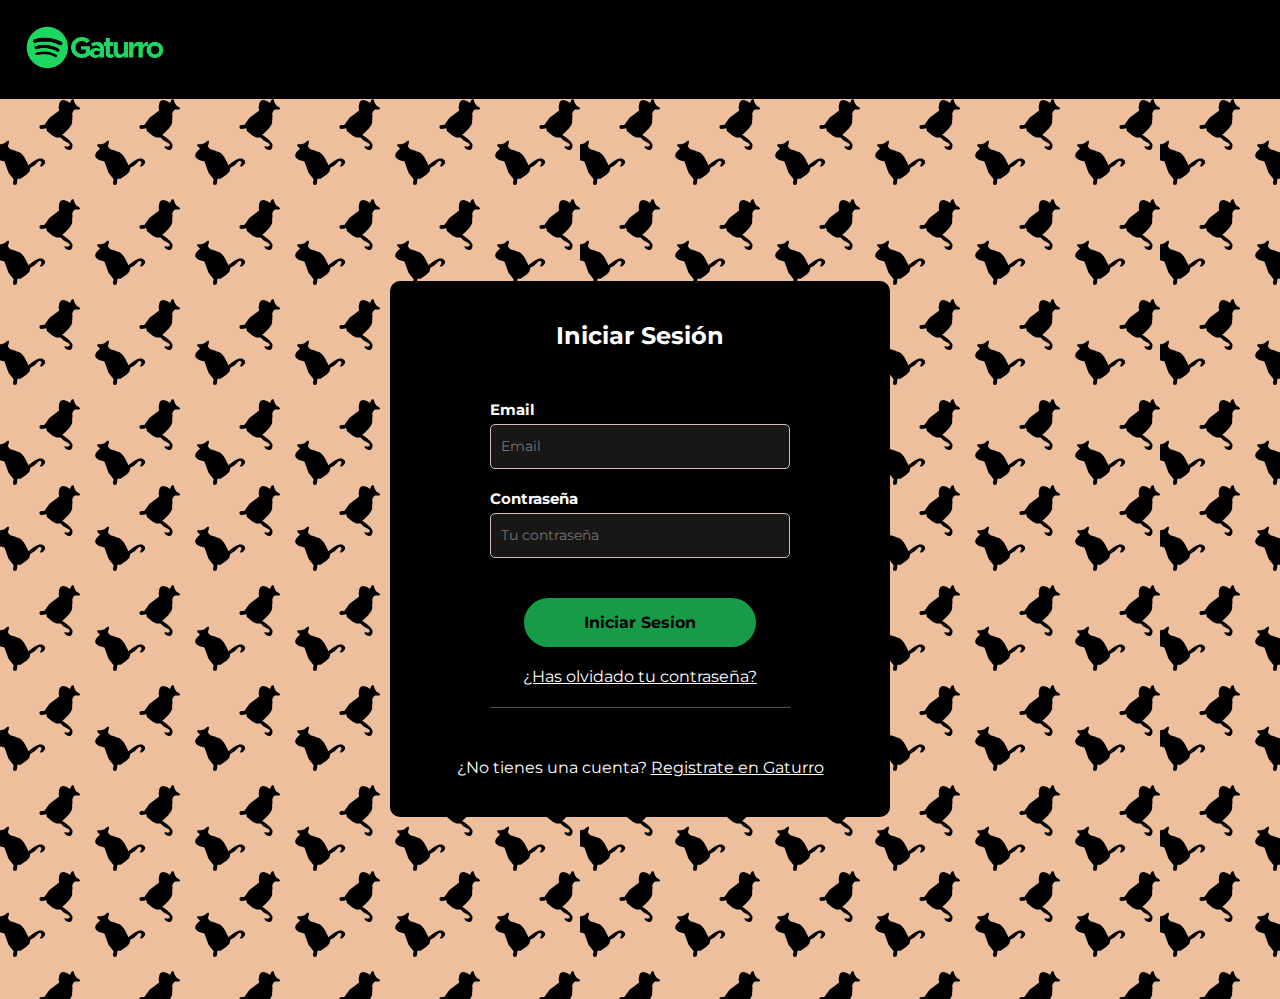
<file: index.html>
<!DOCTYPE html>
<html lang="en">
<head>
    <meta charset="UTF-8">
    <meta name="viewport" content="width=device-width, initial-scale=1.0">
    <link rel="shortcut icon" href="gaturro_favicon.png" type="image/x-icon">
    <link rel="stylesheet" href="style.css">
    <link rel="preconnect" href="https://fonts.googleapis.com">
    <link rel="preconnect" href="https://fonts.gstatic.com" crossorigin>
    <link href="https://fonts.googleapis.com/css2?family=Montserrat:wght@400;700;800&display=swap" rel="stylesheet">
    <title>Gaturro</title>
</head>
<body>
    <header>
        <img src="Gaturro.png" alt="Gaturro logo" class="gaturroLogo">
    </header>
    <main>
        <section class="login-form">
            <h2>Iniciar Sesión</h2>
            <div class="form">
                <label for="username">Email</label>
                <input type="email" name="username" id="username" placeholder="Email">
                <label for="password">Contraseña</label>
                <input type="password" name="password" id="password" placeholder="Tu contraseña">
                <button class="loginButton">Iniciar Sesion</button>
                <a href="recover-password.html" class="passwordRecover">¿Has olvidado tu contraseña?</a>
                <hr>
            </div>
            <span>¿No tienes una cuenta? <a href="register.html" class="registerGaturro">Registrate en Gaturro</a></span>
        </section>
        <div class="error"></div>
    </main>
    <script src="login.js"></script>
</body>
</html>
</file>
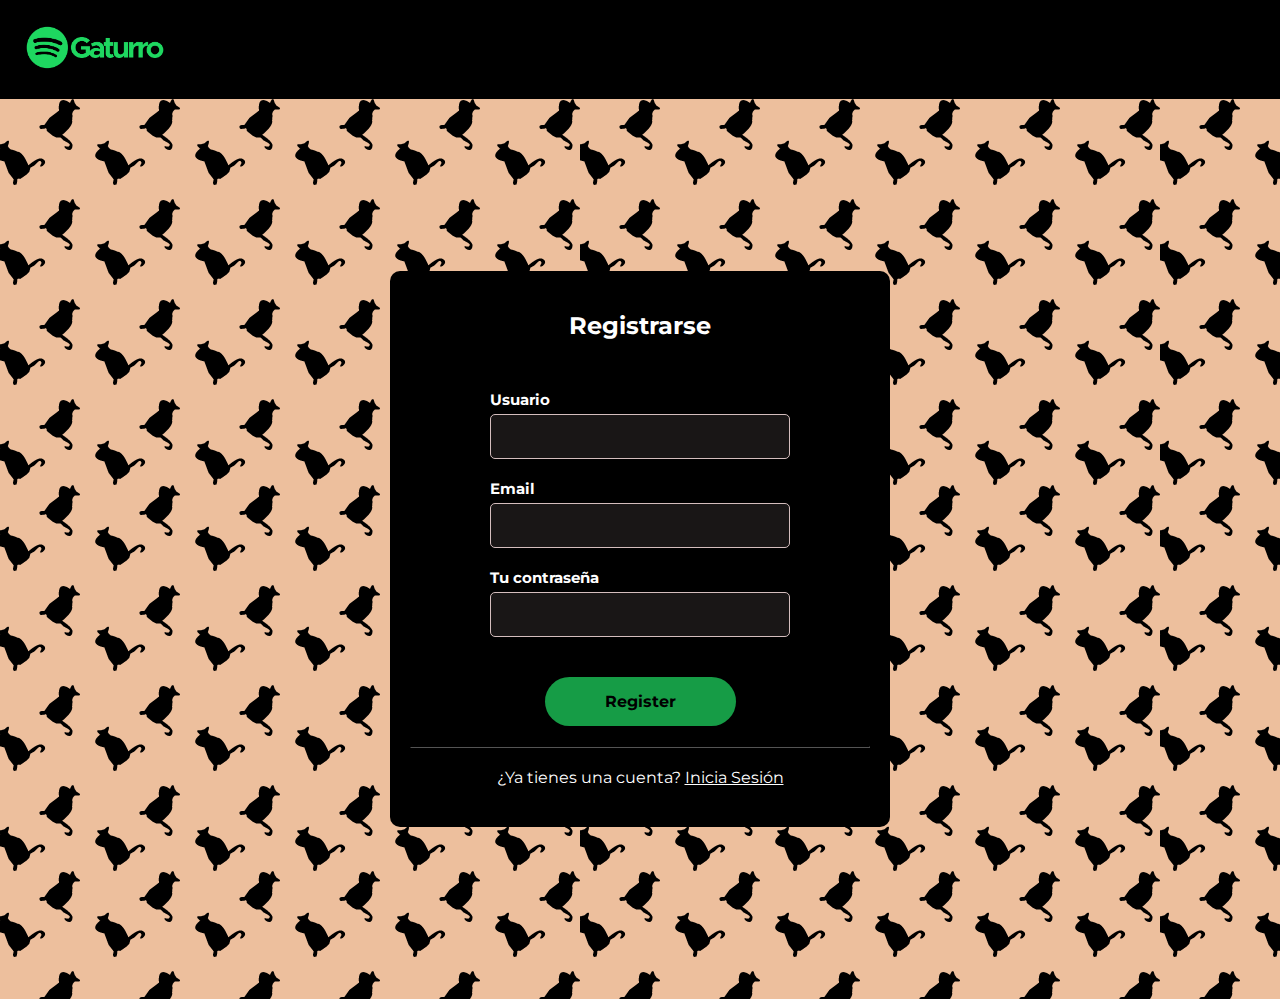
<file: register.html>
<!DOCTYPE html>
<html lang="en">
<head>
    <meta charset="UTF-8">
    <meta name="viewport" content="width=device-width, initial-scale=1.0">
    <title>Register</title>
    <link rel="shortcut icon" href="gaturro_favicon.png" type="image/x-icon">
    <link rel="preconnect" href="https://fonts.googleapis.com">
    <link rel="preconnect" href="https://fonts.gstatic.com" crossorigin>
    <link href="https://fonts.googleapis.com/css2?family=Montserrat:wght@400;700;800&display=swap" rel="stylesheet">
    <link rel="stylesheet" href="register.css">
</head>
<body>
    <header>
        <img src="Gaturro.png" alt="Gaturro logo" class="gaturroLogo">
    </header>
    <main>
        <div class="register-form">
            <h2>Registrarse</h2>
            <form class="form">
                <label for="text">Usuario</label>
                <input type="text" name="name" id="name" class="registerName">
                <label for="text">Email</label>
                <input type="email" name="email" id="email" class="registerEmail">
                <label for="text">Tu contraseña</label>
                <input type="password" name="password" id="password" class="registerPassword" autocomplete="off">
            </form>
            <button class="register-button">Register</button>
            <hr>
            <span>¿Ya tienes una cuenta? <a href="index.html">Inicia Sesión</a></span>
            <div class="error">Hacen falta datos</div>
        </div>
    </main>
    <script src="registro.js"></script>
</body>
</html>
</file>
<file: style.css>
* {
    margin: 0px;
    padding: 0px;
    box-sizing: border-box;
    font-family: 'Montserrat', sans-serif;
    color: white;
}
header {
    padding: 20px;
    background-color: black;
}
.gaturroLogo {
    width: 150px;
}
main {
    background-image: url(gaturro-wallpaper.png);
    min-height: 100vh;
    display: flex;
    flex-direction: column;
    align-items: center;
    justify-content: center;
}
.login-form {
    margin: 30px 0px;
    background-color: black;
    width: 90%;
    max-width: 500px;
    min-height: 500px;
    border-radius: 10px;
    padding: 40px 20px;
    display: flex;
    flex-direction: column;
    justify-content: center;
    align-items: center;
}

h2 {
    font-size: 1.5rem;
    text-align: center;
    margin-bottom: 50px;
}
label {
    display: inline-block;
    font-size: 15px;
    font-weight: 700;
    align-self: flex-start;
}
input[type="email"], input[type="password"] {
    height: 45px;
    width: 100%;
    max-width: 300px;
    margin: 5px 0px 20px 0px;
    background-color: rgb(25, 22, 22);
    border: 1px solid rgb(212, 189, 189);
    padding: 5px 10px;
    border-radius: 5px;
    color: rgb(212, 189, 189);
    font-size: 0.9rem;
}
.form {
    display: flex;
    flex-direction: column;
    align-items: center;
    width: 100%;
    max-width: 300px;
}
.login-form button {
    background-color: #169c46;
    color: black;
    padding: 15px 60px;
    border: none;
    border-radius: 30px;
    font-weight: 700;
    font-size: 1rem;
    margin-top: 20px;
    transition-duration: 0.2s;
    transition-timing-function: ease-in-out;
}
.login-form button:hover {
    cursor: pointer;
    background-color: #33d86d;
}
.passwordRecover {
    margin-top: 20px;
}
hr {
    width: 100%;
    height: 1px;
    border-color: black;
    margin: 20px 0px;
}
.registerGaturro {
    display: inline-block;
    margin-top: 30px;
}
.error {
    position: fixed;
    margin: 20px 0px 0px 0px;
    font-weight: 700;
    background-color: rgb(255, 255, 255);
    padding: 10px 20px;
    bottom: 20px;
    transition: 0.5s;
    border-radius: 5px;
    color: black;
    opacity: 0;
}
.show {
    opacity: 1;
}
</file>
<file: register.css>
* {
    margin: 0px;
    padding: 0px;
    box-sizing: border-box;
    font-family: 'Montserrat', sans-serif;
    color: white;
}
header {
    padding: 20px;
    background-color: black;
}
.gaturroLogo {
    width: 150px;
}
main {
    background-image: url(gaturro-wallpaper.png);
    min-height: 100vh;
    display: flex;
    flex-direction: column;
    align-items: center;
    justify-content: center;
}
.register-form {
    margin: 30px 0px;
    background-color: black;
    width: 90%;
    max-width: 500px;
    min-height: 500px;
    border-radius: 10px;
    padding: 40px 20px;
    display: flex;
    flex-direction: column;
    justify-content: center;
    align-items: center;
}

label {
    display: inline-block;
    font-size: 15px;
    font-weight: 700;
    align-self: flex-start;
}
input[type="email"], input[type="password"], input {
    height: 45px;
    width: 100%;
    max-width: 300px;
    margin: 5px 0px 20px 0px;
    background-color: rgb(25, 22, 22);
    border: 1px solid rgb(212, 189, 189);
    padding: 5px 10px;
    border-radius: 5px;
    color: rgb(212, 189, 189);
    font-size: 0.9rem;
}
.form {
    display: flex;
    flex-direction: column;
    align-items: center;
    width: 100%;
    max-width: 300px;
}
h2 {
    font-size: 1.5rem;
    text-align: center;
    margin-bottom: 50px;
}
.register-button {
    background-color: #169c46;
    color: black;
    padding: 15px 60px;
    border: none;
    border-radius: 30px;
    font-weight: 700;
    font-size: 1rem;
    margin-top: 20px;
    transition-duration: 0.2s;
    transition-timing-function: ease-in-out;
}
.register-button:hover {
    cursor: pointer;
    background-color: #33d86d;
}
hr {
    width: 100%;
    height: 1px;
    border-color: black;
    margin: 20px 0px;
}
.error {
    position: fixed;
    margin: 20px 0px 0px 0px;
    font-weight: 700;
    background-color: rgb(255, 255, 255);
    padding: 10px 20px;
    bottom: 20px;
    transition: 0.5s;
    border-radius: 5px;
    color: black;
    opacity: 0;
}
.show {
    opacity: 1;
}
</file>
